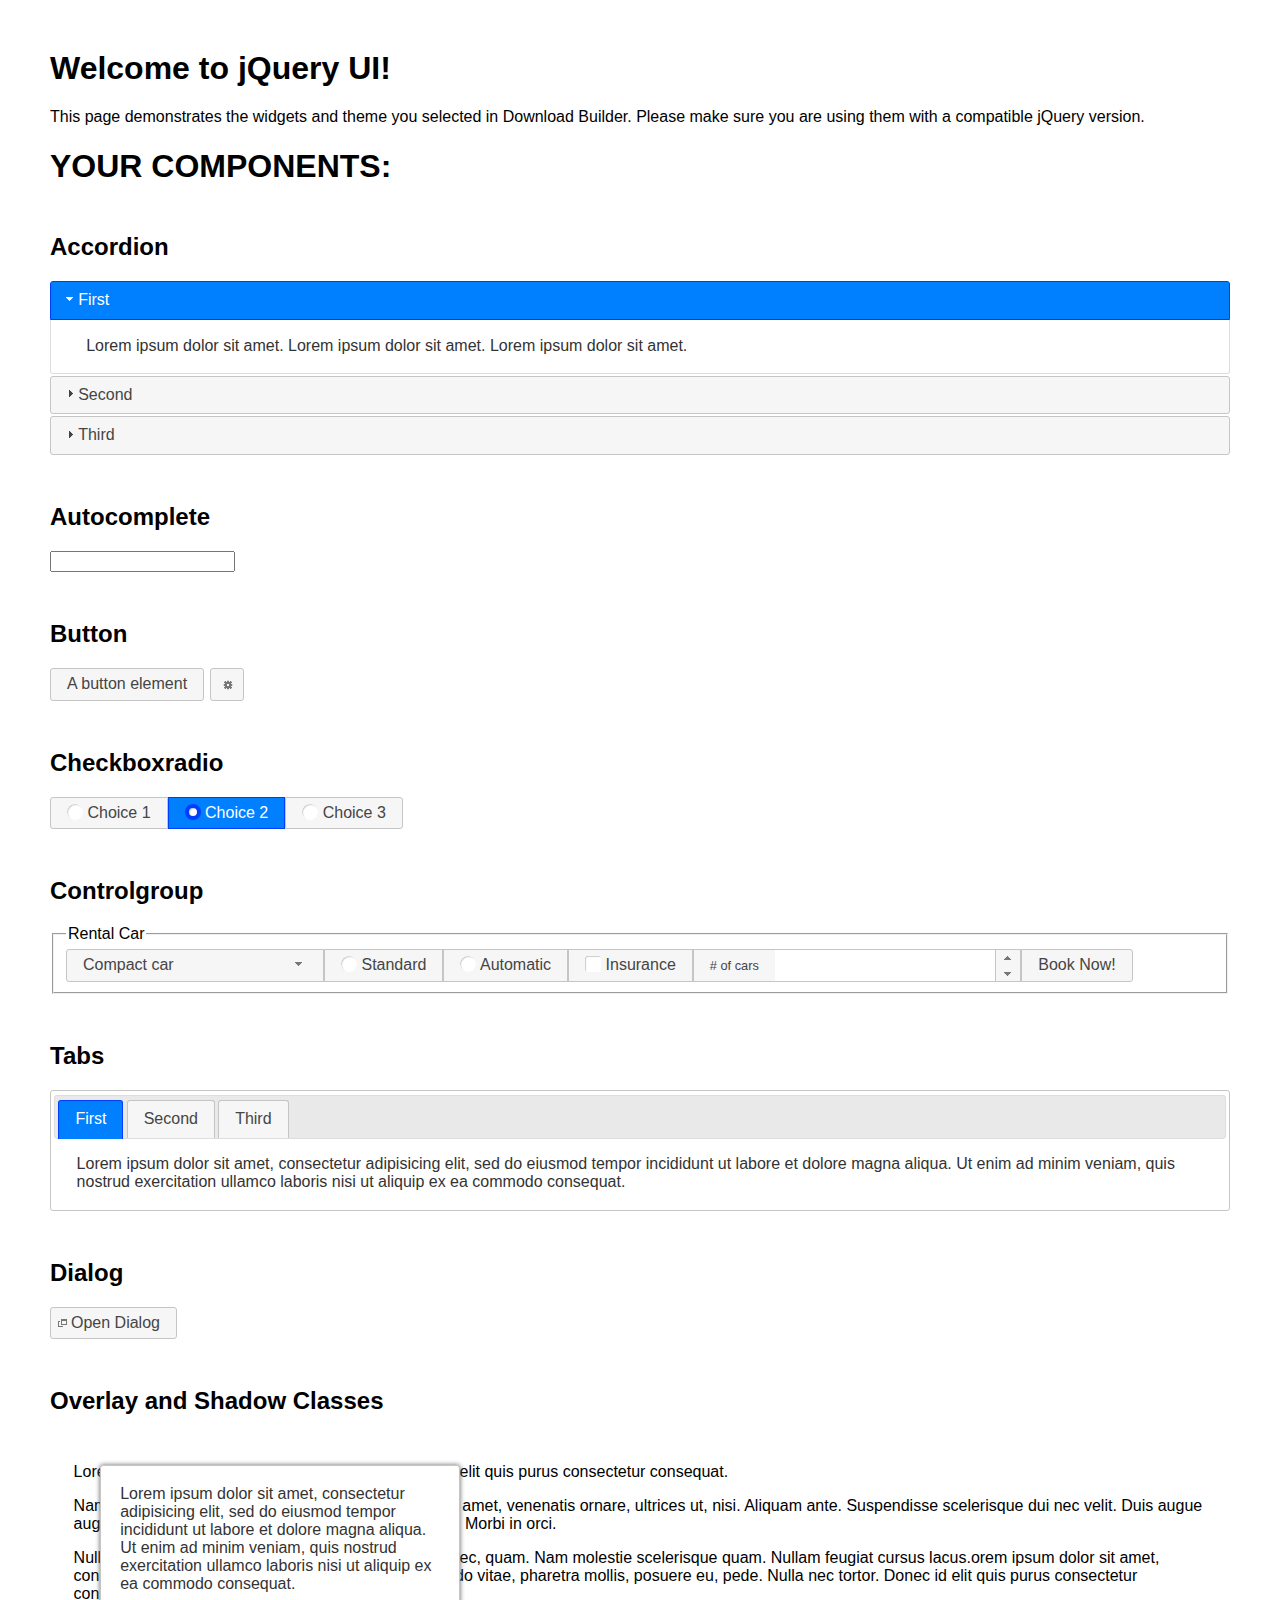
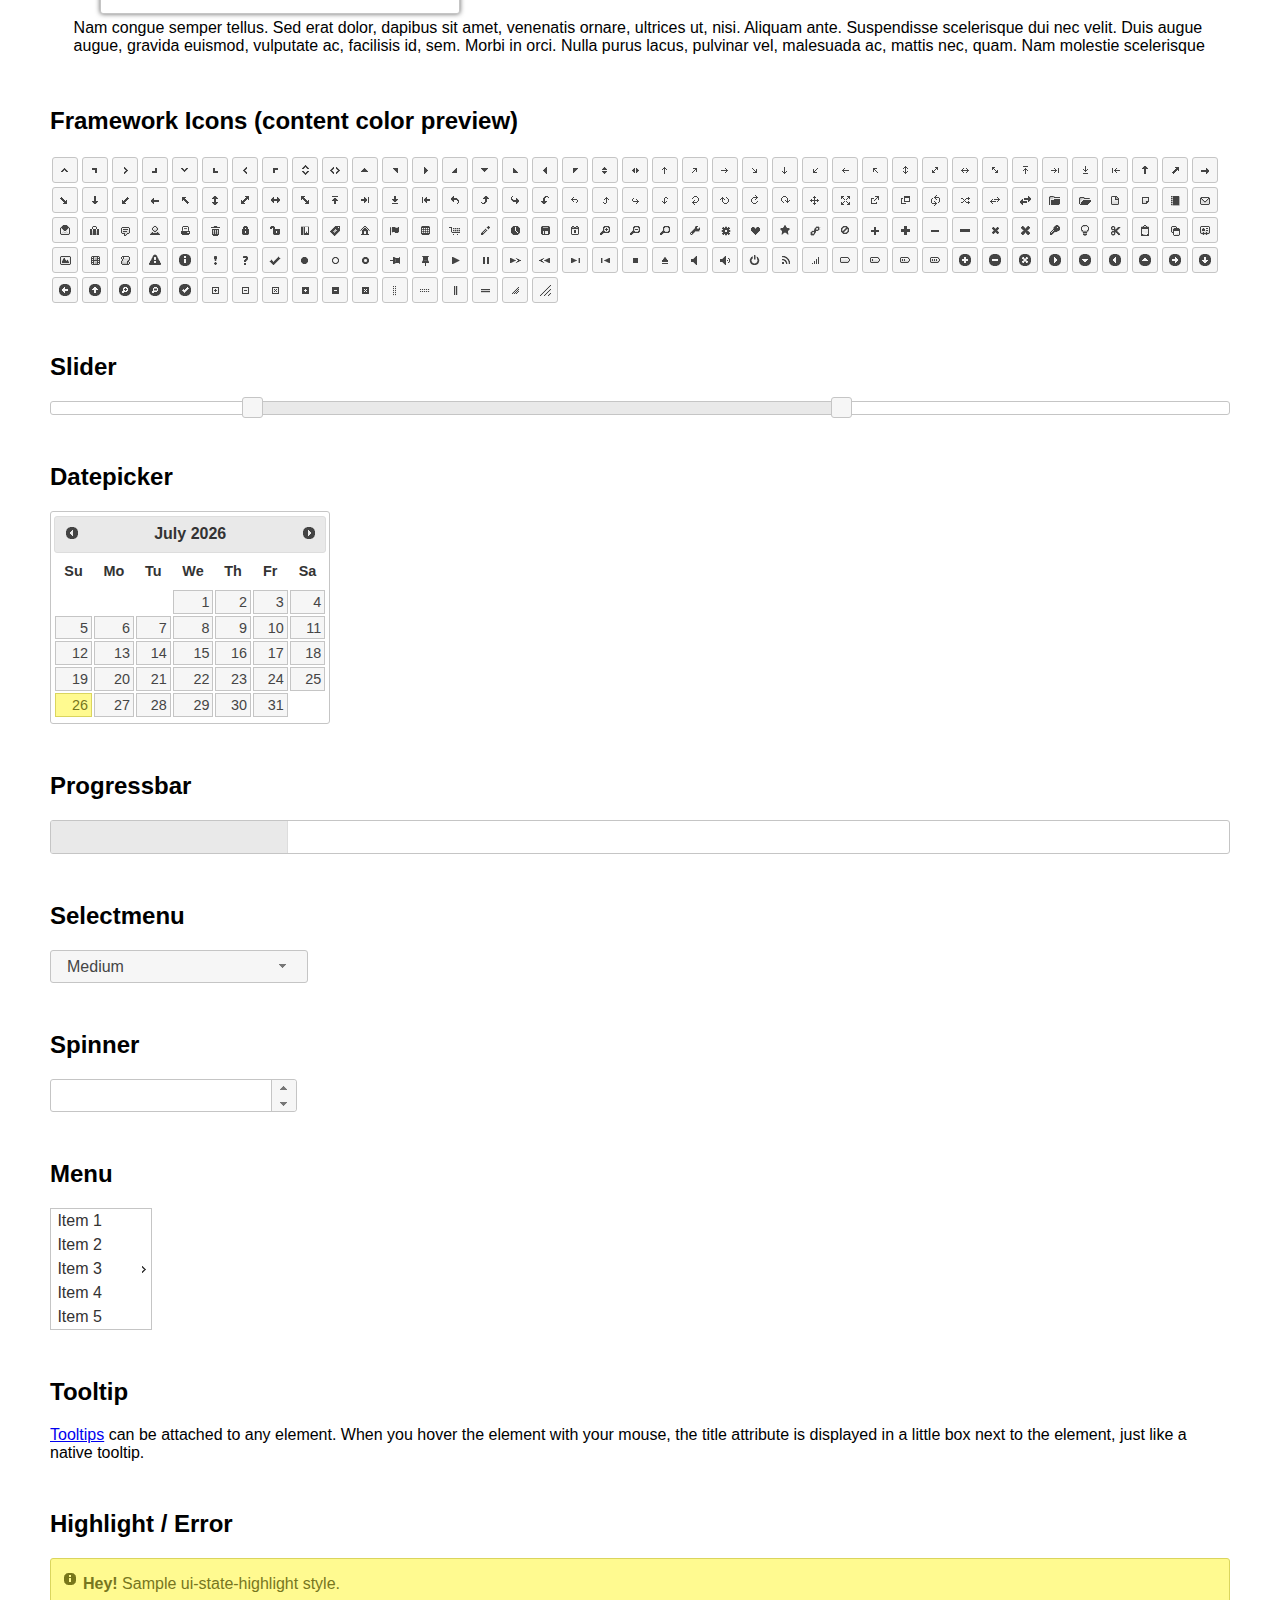
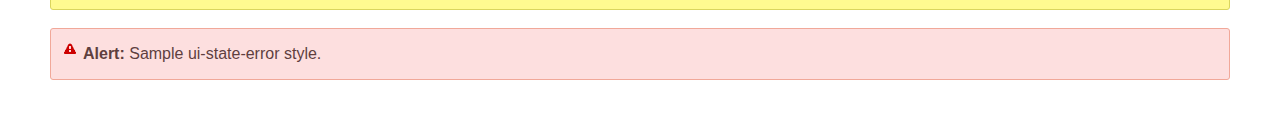
<file: html5/jquery-ui/index.html>
<!doctype html>
<html lang="us">
<head>
	<meta charset="utf-8">
	<title>jQuery UI Example Page</title>
	<link href="jquery-ui.css" rel="stylesheet">
	<style>
	body{
		font-family: "Trebuchet MS", sans-serif;
		margin: 50px;
	}
	.demoHeaders {
		margin-top: 2em;
	}
	#dialog-link {
		padding: .4em 1em .4em 20px;
		text-decoration: none;
		position: relative;
	}
	#dialog-link span.ui-icon {
		margin: 0 5px 0 0;
		position: absolute;
		left: .2em;
		top: 50%;
		margin-top: -8px;
	}
	#icons {
		margin: 0;
		padding: 0;
	}
	#icons li {
		margin: 2px;
		position: relative;
		padding: 4px 0;
		cursor: pointer;
		float: left;
		list-style: none;
	}
	#icons span.ui-icon {
		float: left;
		margin: 0 4px;
	}
	.fakewindowcontain .ui-widget-overlay {
		position: absolute;
	}
	select {
		width: 200px;
	}
	</style>
</head>
<body>

<h1>Welcome to jQuery UI!</h1>

<div class="ui-widget">
	<p>This page demonstrates the widgets and theme you selected in Download Builder. Please make sure you are using them with a compatible jQuery version.</p>
</div>

<h1>YOUR COMPONENTS:</h1>


<!-- Accordion -->
<h2 class="demoHeaders">Accordion</h2>
<div id="accordion">
	<h3>First</h3>
	<div>Lorem ipsum dolor sit amet. Lorem ipsum dolor sit amet. Lorem ipsum dolor sit amet.</div>
	<h3>Second</h3>
	<div>Phasellus mattis tincidunt nibh.</div>
	<h3>Third</h3>
	<div>Nam dui erat, auctor a, dignissim quis.</div>
</div>



<!-- Autocomplete -->
<h2 class="demoHeaders">Autocomplete</h2>
<div>
	<input id="autocomplete" title="type &quot;a&quot;">
</div>



<!-- Button -->
<h2 class="demoHeaders">Button</h2>
<button id="button">A button element</button>
<button id="button-icon">An icon-only button</button>



<!-- Checkboxradio -->
<h2 class="demoHeaders">Checkboxradio</h2>
<form style="margin-top: 1em;">
	<div id="radioset">
		<input type="radio" id="radio1" name="radio"><label for="radio1">Choice 1</label>
		<input type="radio" id="radio2" name="radio" checked="checked"><label for="radio2">Choice 2</label>
		<input type="radio" id="radio3" name="radio"><label for="radio3">Choice 3</label>
	</div>
</form>



<!-- Controlgroup -->
<h2 class="demoHeaders">Controlgroup</h2>
<fieldset>
	<legend>Rental Car</legend>
	<div id="controlgroup">
		<select id="car-type">
			<option>Compact car</option>
			<option>Midsize car</option>
			<option>Full size car</option>
			<option>SUV</option>
			<option>Luxury</option>
			<option>Truck</option>
			<option>Van</option>
		</select>
		<label for="transmission-standard">Standard</label>
		<input type="radio" name="transmission" id="transmission-standard">
		<label for="transmission-automatic">Automatic</label>
		<input type="radio" name="transmission" id="transmission-automatic">
		<label for="insurance">Insurance</label>
		<input type="checkbox" name="insurance" id="insurance">
		<label for="horizontal-spinner" class="ui-controlgroup-label"># of cars</label>
		<input id="horizontal-spinner" class="ui-spinner-input">
		<button>Book Now!</button>
	</div>
</fieldset>



<!-- Tabs -->
<h2 class="demoHeaders">Tabs</h2>
<div id="tabs">
	<ul>
		<li><a href="#tabs-1">First</a></li>
		<li><a href="#tabs-2">Second</a></li>
		<li><a href="#tabs-3">Third</a></li>
	</ul>
	<div id="tabs-1">Lorem ipsum dolor sit amet, consectetur adipisicing elit, sed do eiusmod tempor incididunt ut labore et dolore magna aliqua. Ut enim ad minim veniam, quis nostrud exercitation ullamco laboris nisi ut aliquip ex ea commodo consequat.</div>
	<div id="tabs-2">Phasellus mattis tincidunt nibh. Cras orci urna, blandit id, pretium vel, aliquet ornare, felis. Maecenas scelerisque sem non nisl. Fusce sed lorem in enim dictum bibendum.</div>
	<div id="tabs-3">Nam dui erat, auctor a, dignissim quis, sollicitudin eu, felis. Pellentesque nisi urna, interdum eget, sagittis et, consequat vestibulum, lacus. Mauris porttitor ullamcorper augue.</div>
</div>



<h2 class="demoHeaders">Dialog</h2>
<p>
	<button id="dialog-link" class="ui-button ui-corner-all ui-widget">
		<span class="ui-icon ui-icon-newwin"></span>Open Dialog
	</button>
</p>

<h2 class="demoHeaders">Overlay and Shadow Classes</h2>
<div style="position: relative; width: 96%; height: 200px; padding:1% 2%; overflow:hidden;" class="fakewindowcontain">
	<p>Lorem ipsum dolor sit amet,  Nulla nec tortor. Donec id elit quis purus consectetur consequat. </p><p>Nam congue semper tellus. Sed erat dolor, dapibus sit amet, venenatis ornare, ultrices ut, nisi. Aliquam ante. Suspendisse scelerisque dui nec velit. Duis augue augue, gravida euismod, vulputate ac, facilisis id, sem. Morbi in orci. </p><p>Nulla purus lacus, pulvinar vel, malesuada ac, mattis nec, quam. Nam molestie scelerisque quam. Nullam feugiat cursus lacus.orem ipsum dolor sit amet, consectetur adipiscing elit. Donec libero risus, commodo vitae, pharetra mollis, posuere eu, pede. Nulla nec tortor. Donec id elit quis purus consectetur consequat. </p><p>Nam congue semper tellus. Sed erat dolor, dapibus sit amet, venenatis ornare, ultrices ut, nisi. Aliquam ante. Suspendisse scelerisque dui nec velit. Duis augue augue, gravida euismod, vulputate ac, facilisis id, sem. Morbi in orci. Nulla purus lacus, pulvinar vel, malesuada ac, mattis nec, quam. Nam molestie scelerisque quam. </p><p>Nullam feugiat cursus lacus.orem ipsum dolor sit amet, consectetur adipiscing elit. Donec libero risus, commodo vitae, pharetra mollis, posuere eu, pede. Nulla nec tortor. Donec id elit quis purus consectetur consequat. Nam congue semper tellus. Sed erat dolor, dapibus sit amet, venenatis ornare, ultrices ut, nisi. Aliquam ante. </p><p>Suspendisse scelerisque dui nec velit. Duis augue augue, gravida euismod, vulputate ac, facilisis id, sem. Morbi in orci. Nulla purus lacus, pulvinar vel, malesuada ac, mattis nec, quam. Nam molestie scelerisque quam. Nullam feugiat cursus lacus.orem ipsum dolor sit amet, consectetur adipiscing elit. Donec libero risus, commodo vitae, pharetra mollis, posuere eu, pede. Nulla nec tortor. Donec id elit quis purus consectetur consequat. Nam congue semper tellus. Sed erat dolor, dapibus sit amet, venenatis ornare, ultrices ut, nisi. </p>

	<!-- ui-dialog -->
	<div class="ui-widget-overlay ui-front"></div>
	<div style="position: absolute; width: 320px; left: 50px; top: 30px; padding: 1.2em" class="ui-widget ui-front ui-widget-content ui-corner-all ui-widget-shadow">
		Lorem ipsum dolor sit amet, consectetur adipisicing elit, sed do eiusmod tempor incididunt ut labore et dolore magna aliqua. Ut enim ad minim veniam, quis nostrud exercitation ullamco laboris nisi ut aliquip ex ea commodo consequat.
	</div>

</div>

<!-- ui-dialog -->
<div id="dialog" title="Dialog Title">
	<p>Lorem ipsum dolor sit amet, consectetur adipisicing elit, sed do eiusmod tempor incididunt ut labore et dolore magna aliqua. Ut enim ad minim veniam, quis nostrud exercitation ullamco laboris nisi ut aliquip ex ea commodo consequat.</p>
</div>



<h2 class="demoHeaders">Framework Icons (content color preview)</h2>
<ul id="icons" class="ui-widget ui-helper-clearfix">
	<li class="ui-state-default ui-corner-all" title=".ui-icon-caret-1-n"><span class="ui-icon ui-icon-caret-1-n"></span></li>
	<li class="ui-state-default ui-corner-all" title=".ui-icon-caret-1-ne"><span class="ui-icon ui-icon-caret-1-ne"></span></li>
	<li class="ui-state-default ui-corner-all" title=".ui-icon-caret-1-e"><span class="ui-icon ui-icon-caret-1-e"></span></li>
	<li class="ui-state-default ui-corner-all" title=".ui-icon-caret-1-se"><span class="ui-icon ui-icon-caret-1-se"></span></li>
	<li class="ui-state-default ui-corner-all" title=".ui-icon-caret-1-s"><span class="ui-icon ui-icon-caret-1-s"></span></li>
	<li class="ui-state-default ui-corner-all" title=".ui-icon-caret-1-sw"><span class="ui-icon ui-icon-caret-1-sw"></span></li>
	<li class="ui-state-default ui-corner-all" title=".ui-icon-caret-1-w"><span class="ui-icon ui-icon-caret-1-w"></span></li>
	<li class="ui-state-default ui-corner-all" title=".ui-icon-caret-1-nw"><span class="ui-icon ui-icon-caret-1-nw"></span></li>
	<li class="ui-state-default ui-corner-all" title=".ui-icon-caret-2-n-s"><span class="ui-icon ui-icon-caret-2-n-s"></span></li>
	<li class="ui-state-default ui-corner-all" title=".ui-icon-caret-2-e-w"><span class="ui-icon ui-icon-caret-2-e-w"></span></li>
	<li class="ui-state-default ui-corner-all" title=".ui-icon-triangle-1-n"><span class="ui-icon ui-icon-triangle-1-n"></span></li>
	<li class="ui-state-default ui-corner-all" title=".ui-icon-triangle-1-ne"><span class="ui-icon ui-icon-triangle-1-ne"></span></li>
	<li class="ui-state-default ui-corner-all" title=".ui-icon-triangle-1-e"><span class="ui-icon ui-icon-triangle-1-e"></span></li>
	<li class="ui-state-default ui-corner-all" title=".ui-icon-triangle-1-se"><span class="ui-icon ui-icon-triangle-1-se"></span></li>
	<li class="ui-state-default ui-corner-all" title=".ui-icon-triangle-1-s"><span class="ui-icon ui-icon-triangle-1-s"></span></li>
	<li class="ui-state-default ui-corner-all" title=".ui-icon-triangle-1-sw"><span class="ui-icon ui-icon-triangle-1-sw"></span></li>
	<li class="ui-state-default ui-corner-all" title=".ui-icon-triangle-1-w"><span class="ui-icon ui-icon-triangle-1-w"></span></li>
	<li class="ui-state-default ui-corner-all" title=".ui-icon-triangle-1-nw"><span class="ui-icon ui-icon-triangle-1-nw"></span></li>
	<li class="ui-state-default ui-corner-all" title=".ui-icon-triangle-2-n-s"><span class="ui-icon ui-icon-triangle-2-n-s"></span></li>
	<li class="ui-state-default ui-corner-all" title=".ui-icon-triangle-2-e-w"><span class="ui-icon ui-icon-triangle-2-e-w"></span></li>
	<li class="ui-state-default ui-corner-all" title=".ui-icon-arrow-1-n"><span class="ui-icon ui-icon-arrow-1-n"></span></li>
	<li class="ui-state-default ui-corner-all" title=".ui-icon-arrow-1-ne"><span class="ui-icon ui-icon-arrow-1-ne"></span></li>
	<li class="ui-state-default ui-corner-all" title=".ui-icon-arrow-1-e"><span class="ui-icon ui-icon-arrow-1-e"></span></li>
	<li class="ui-state-default ui-corner-all" title=".ui-icon-arrow-1-se"><span class="ui-icon ui-icon-arrow-1-se"></span></li>
	<li class="ui-state-default ui-corner-all" title=".ui-icon-arrow-1-s"><span class="ui-icon ui-icon-arrow-1-s"></span></li>
	<li class="ui-state-default ui-corner-all" title=".ui-icon-arrow-1-sw"><span class="ui-icon ui-icon-arrow-1-sw"></span></li>
	<li class="ui-state-default ui-corner-all" title=".ui-icon-arrow-1-w"><span class="ui-icon ui-icon-arrow-1-w"></span></li>
	<li class="ui-state-default ui-corner-all" title=".ui-icon-arrow-1-nw"><span class="ui-icon ui-icon-arrow-1-nw"></span></li>
	<li class="ui-state-default ui-corner-all" title=".ui-icon-arrow-2-n-s"><span class="ui-icon ui-icon-arrow-2-n-s"></span></li>
	<li class="ui-state-default ui-corner-all" title=".ui-icon-arrow-2-ne-sw"><span class="ui-icon ui-icon-arrow-2-ne-sw"></span></li>
	<li class="ui-state-default ui-corner-all" title=".ui-icon-arrow-2-e-w"><span class="ui-icon ui-icon-arrow-2-e-w"></span></li>
	<li class="ui-state-default ui-corner-all" title=".ui-icon-arrow-2-se-nw"><span class="ui-icon ui-icon-arrow-2-se-nw"></span></li>
	<li class="ui-state-default ui-corner-all" title=".ui-icon-arrowstop-1-n"><span class="ui-icon ui-icon-arrowstop-1-n"></span></li>
	<li class="ui-state-default ui-corner-all" title=".ui-icon-arrowstop-1-e"><span class="ui-icon ui-icon-arrowstop-1-e"></span></li>
	<li class="ui-state-default ui-corner-all" title=".ui-icon-arrowstop-1-s"><span class="ui-icon ui-icon-arrowstop-1-s"></span></li>
	<li class="ui-state-default ui-corner-all" title=".ui-icon-arrowstop-1-w"><span class="ui-icon ui-icon-arrowstop-1-w"></span></li>
	<li class="ui-state-default ui-corner-all" title=".ui-icon-arrowthick-1-n"><span class="ui-icon ui-icon-arrowthick-1-n"></span></li>
	<li class="ui-state-default ui-corner-all" title=".ui-icon-arrowthick-1-ne"><span class="ui-icon ui-icon-arrowthick-1-ne"></span></li>
	<li class="ui-state-default ui-corner-all" title=".ui-icon-arrowthick-1-e"><span class="ui-icon ui-icon-arrowthick-1-e"></span></li>
	<li class="ui-state-default ui-corner-all" title=".ui-icon-arrowthick-1-se"><span class="ui-icon ui-icon-arrowthick-1-se"></span></li>
	<li class="ui-state-default ui-corner-all" title=".ui-icon-arrowthick-1-s"><span class="ui-icon ui-icon-arrowthick-1-s"></span></li>
	<li class="ui-state-default ui-corner-all" title=".ui-icon-arrowthick-1-sw"><span class="ui-icon ui-icon-arrowthick-1-sw"></span></li>
	<li class="ui-state-default ui-corner-all" title=".ui-icon-arrowthick-1-w"><span class="ui-icon ui-icon-arrowthick-1-w"></span></li>
	<li class="ui-state-default ui-corner-all" title=".ui-icon-arrowthick-1-nw"><span class="ui-icon ui-icon-arrowthick-1-nw"></span></li>
	<li class="ui-state-default ui-corner-all" title=".ui-icon-arrowthick-2-n-s"><span class="ui-icon ui-icon-arrowthick-2-n-s"></span></li>
	<li class="ui-state-default ui-corner-all" title=".ui-icon-arrowthick-2-ne-sw"><span class="ui-icon ui-icon-arrowthick-2-ne-sw"></span></li>
	<li class="ui-state-default ui-corner-all" title=".ui-icon-arrowthick-2-e-w"><span class="ui-icon ui-icon-arrowthick-2-e-w"></span></li>
	<li class="ui-state-default ui-corner-all" title=".ui-icon-arrowthick-2-se-nw"><span class="ui-icon ui-icon-arrowthick-2-se-nw"></span></li>
	<li class="ui-state-default ui-corner-all" title=".ui-icon-arrowthickstop-1-n"><span class="ui-icon ui-icon-arrowthickstop-1-n"></span></li>
	<li class="ui-state-default ui-corner-all" title=".ui-icon-arrowthickstop-1-e"><span class="ui-icon ui-icon-arrowthickstop-1-e"></span></li>
	<li class="ui-state-default ui-corner-all" title=".ui-icon-arrowthickstop-1-s"><span class="ui-icon ui-icon-arrowthickstop-1-s"></span></li>
	<li class="ui-state-default ui-corner-all" title=".ui-icon-arrowthickstop-1-w"><span class="ui-icon ui-icon-arrowthickstop-1-w"></span></li>
	<li class="ui-state-default ui-corner-all" title=".ui-icon-arrowreturnthick-1-w"><span class="ui-icon ui-icon-arrowreturnthick-1-w"></span></li>
	<li class="ui-state-default ui-corner-all" title=".ui-icon-arrowreturnthick-1-n"><span class="ui-icon ui-icon-arrowreturnthick-1-n"></span></li>
	<li class="ui-state-default ui-corner-all" title=".ui-icon-arrowreturnthick-1-e"><span class="ui-icon ui-icon-arrowreturnthick-1-e"></span></li>
	<li class="ui-state-default ui-corner-all" title=".ui-icon-arrowreturnthick-1-s"><span class="ui-icon ui-icon-arrowreturnthick-1-s"></span></li>
	<li class="ui-state-default ui-corner-all" title=".ui-icon-arrowreturn-1-w"><span class="ui-icon ui-icon-arrowreturn-1-w"></span></li>
	<li class="ui-state-default ui-corner-all" title=".ui-icon-arrowreturn-1-n"><span class="ui-icon ui-icon-arrowreturn-1-n"></span></li>
	<li class="ui-state-default ui-corner-all" title=".ui-icon-arrowreturn-1-e"><span class="ui-icon ui-icon-arrowreturn-1-e"></span></li>
	<li class="ui-state-default ui-corner-all" title=".ui-icon-arrowreturn-1-s"><span class="ui-icon ui-icon-arrowreturn-1-s"></span></li>
	<li class="ui-state-default ui-corner-all" title=".ui-icon-arrowrefresh-1-w"><span class="ui-icon ui-icon-arrowrefresh-1-w"></span></li>
	<li class="ui-state-default ui-corner-all" title=".ui-icon-arrowrefresh-1-n"><span class="ui-icon ui-icon-arrowrefresh-1-n"></span></li>
	<li class="ui-state-default ui-corner-all" title=".ui-icon-arrowrefresh-1-e"><span class="ui-icon ui-icon-arrowrefresh-1-e"></span></li>
	<li class="ui-state-default ui-corner-all" title=".ui-icon-arrowrefresh-1-s"><span class="ui-icon ui-icon-arrowrefresh-1-s"></span></li>
	<li class="ui-state-default ui-corner-all" title=".ui-icon-arrow-4"><span class="ui-icon ui-icon-arrow-4"></span></li>
	<li class="ui-state-default ui-corner-all" title=".ui-icon-arrow-4-diag"><span class="ui-icon ui-icon-arrow-4-diag"></span></li>
	<li class="ui-state-default ui-corner-all" title=".ui-icon-extlink"><span class="ui-icon ui-icon-extlink"></span></li>
	<li class="ui-state-default ui-corner-all" title=".ui-icon-newwin"><span class="ui-icon ui-icon-newwin"></span></li>
	<li class="ui-state-default ui-corner-all" title=".ui-icon-refresh"><span class="ui-icon ui-icon-refresh"></span></li>
	<li class="ui-state-default ui-corner-all" title=".ui-icon-shuffle"><span class="ui-icon ui-icon-shuffle"></span></li>
	<li class="ui-state-default ui-corner-all" title=".ui-icon-transfer-e-w"><span class="ui-icon ui-icon-transfer-e-w"></span></li>
	<li class="ui-state-default ui-corner-all" title=".ui-icon-transferthick-e-w"><span class="ui-icon ui-icon-transferthick-e-w"></span></li>
	<li class="ui-state-default ui-corner-all" title=".ui-icon-folder-collapsed"><span class="ui-icon ui-icon-folder-collapsed"></span></li>
	<li class="ui-state-default ui-corner-all" title=".ui-icon-folder-open"><span class="ui-icon ui-icon-folder-open"></span></li>
	<li class="ui-state-default ui-corner-all" title=".ui-icon-document"><span class="ui-icon ui-icon-document"></span></li>
	<li class="ui-state-default ui-corner-all" title=".ui-icon-document-b"><span class="ui-icon ui-icon-document-b"></span></li>
	<li class="ui-state-default ui-corner-all" title=".ui-icon-note"><span class="ui-icon ui-icon-note"></span></li>
	<li class="ui-state-default ui-corner-all" title=".ui-icon-mail-closed"><span class="ui-icon ui-icon-mail-closed"></span></li>
	<li class="ui-state-default ui-corner-all" title=".ui-icon-mail-open"><span class="ui-icon ui-icon-mail-open"></span></li>
	<li class="ui-state-default ui-corner-all" title=".ui-icon-suitcase"><span class="ui-icon ui-icon-suitcase"></span></li>
	<li class="ui-state-default ui-corner-all" title=".ui-icon-comment"><span class="ui-icon ui-icon-comment"></span></li>
	<li class="ui-state-default ui-corner-all" title=".ui-icon-person"><span class="ui-icon ui-icon-person"></span></li>
	<li class="ui-state-default ui-corner-all" title=".ui-icon-print"><span class="ui-icon ui-icon-print"></span></li>
	<li class="ui-state-default ui-corner-all" title=".ui-icon-trash"><span class="ui-icon ui-icon-trash"></span></li>
	<li class="ui-state-default ui-corner-all" title=".ui-icon-locked"><span class="ui-icon ui-icon-locked"></span></li>
	<li class="ui-state-default ui-corner-all" title=".ui-icon-unlocked"><span class="ui-icon ui-icon-unlocked"></span></li>
	<li class="ui-state-default ui-corner-all" title=".ui-icon-bookmark"><span class="ui-icon ui-icon-bookmark"></span></li>
	<li class="ui-state-default ui-corner-all" title=".ui-icon-tag"><span class="ui-icon ui-icon-tag"></span></li>
	<li class="ui-state-default ui-corner-all" title=".ui-icon-home"><span class="ui-icon ui-icon-home"></span></li>
	<li class="ui-state-default ui-corner-all" title=".ui-icon-flag"><span class="ui-icon ui-icon-flag"></span></li>
	<li class="ui-state-default ui-corner-all" title=".ui-icon-calculator"><span class="ui-icon ui-icon-calculator"></span></li>
	<li class="ui-state-default ui-corner-all" title=".ui-icon-cart"><span class="ui-icon ui-icon-cart"></span></li>
	<li class="ui-state-default ui-corner-all" title=".ui-icon-pencil"><span class="ui-icon ui-icon-pencil"></span></li>
	<li class="ui-state-default ui-corner-all" title=".ui-icon-clock"><span class="ui-icon ui-icon-clock"></span></li>
	<li class="ui-state-default ui-corner-all" title=".ui-icon-disk"><span class="ui-icon ui-icon-disk"></span></li>
	<li class="ui-state-default ui-corner-all" title=".ui-icon-calendar"><span class="ui-icon ui-icon-calendar"></span></li>
	<li class="ui-state-default ui-corner-all" title=".ui-icon-zoomin"><span class="ui-icon ui-icon-zoomin"></span></li>
	<li class="ui-state-default ui-corner-all" title=".ui-icon-zoomout"><span class="ui-icon ui-icon-zoomout"></span></li>
	<li class="ui-state-default ui-corner-all" title=".ui-icon-search"><span class="ui-icon ui-icon-search"></span></li>
	<li class="ui-state-default ui-corner-all" title=".ui-icon-wrench"><span class="ui-icon ui-icon-wrench"></span></li>
	<li class="ui-state-default ui-corner-all" title=".ui-icon-gear"><span class="ui-icon ui-icon-gear"></span></li>
	<li class="ui-state-default ui-corner-all" title=".ui-icon-heart"><span class="ui-icon ui-icon-heart"></span></li>
	<li class="ui-state-default ui-corner-all" title=".ui-icon-star"><span class="ui-icon ui-icon-star"></span></li>
	<li class="ui-state-default ui-corner-all" title=".ui-icon-link"><span class="ui-icon ui-icon-link"></span></li>
	<li class="ui-state-default ui-corner-all" title=".ui-icon-cancel"><span class="ui-icon ui-icon-cancel"></span></li>
	<li class="ui-state-default ui-corner-all" title=".ui-icon-plus"><span class="ui-icon ui-icon-plus"></span></li>
	<li class="ui-state-default ui-corner-all" title=".ui-icon-plusthick"><span class="ui-icon ui-icon-plusthick"></span></li>
	<li class="ui-state-default ui-corner-all" title=".ui-icon-minus"><span class="ui-icon ui-icon-minus"></span></li>
	<li class="ui-state-default ui-corner-all" title=".ui-icon-minusthick"><span class="ui-icon ui-icon-minusthick"></span></li>
	<li class="ui-state-default ui-corner-all" title=".ui-icon-close"><span class="ui-icon ui-icon-close"></span></li>
	<li class="ui-state-default ui-corner-all" title=".ui-icon-closethick"><span class="ui-icon ui-icon-closethick"></span></li>
	<li class="ui-state-default ui-corner-all" title=".ui-icon-key"><span class="ui-icon ui-icon-key"></span></li>
	<li class="ui-state-default ui-corner-all" title=".ui-icon-lightbulb"><span class="ui-icon ui-icon-lightbulb"></span></li>
	<li class="ui-state-default ui-corner-all" title=".ui-icon-scissors"><span class="ui-icon ui-icon-scissors"></span></li>
	<li class="ui-state-default ui-corner-all" title=".ui-icon-clipboard"><span class="ui-icon ui-icon-clipboard"></span></li>
	<li class="ui-state-default ui-corner-all" title=".ui-icon-copy"><span class="ui-icon ui-icon-copy"></span></li>
	<li class="ui-state-default ui-corner-all" title=".ui-icon-contact"><span class="ui-icon ui-icon-contact"></span></li>
	<li class="ui-state-default ui-corner-all" title=".ui-icon-image"><span class="ui-icon ui-icon-image"></span></li>
	<li class="ui-state-default ui-corner-all" title=".ui-icon-video"><span class="ui-icon ui-icon-video"></span></li>
	<li class="ui-state-default ui-corner-all" title=".ui-icon-script"><span class="ui-icon ui-icon-script"></span></li>
	<li class="ui-state-default ui-corner-all" title=".ui-icon-alert"><span class="ui-icon ui-icon-alert"></span></li>
	<li class="ui-state-default ui-corner-all" title=".ui-icon-info"><span class="ui-icon ui-icon-info"></span></li>
	<li class="ui-state-default ui-corner-all" title=".ui-icon-notice"><span class="ui-icon ui-icon-notice"></span></li>
	<li class="ui-state-default ui-corner-all" title=".ui-icon-help"><span class="ui-icon ui-icon-help"></span></li>
	<li class="ui-state-default ui-corner-all" title=".ui-icon-check"><span class="ui-icon ui-icon-check"></span></li>
	<li class="ui-state-default ui-corner-all" title=".ui-icon-bullet"><span class="ui-icon ui-icon-bullet"></span></li>
	<li class="ui-state-default ui-corner-all" title=".ui-icon-radio-off"><span class="ui-icon ui-icon-radio-off"></span></li>
	<li class="ui-state-default ui-corner-all" title=".ui-icon-radio-on"><span class="ui-icon ui-icon-radio-on"></span></li>
	<li class="ui-state-default ui-corner-all" title=".ui-icon-pin-w"><span class="ui-icon ui-icon-pin-w"></span></li>
	<li class="ui-state-default ui-corner-all" title=".ui-icon-pin-s"><span class="ui-icon ui-icon-pin-s"></span></li>
	<li class="ui-state-default ui-corner-all" title=".ui-icon-play"><span class="ui-icon ui-icon-play"></span></li>
	<li class="ui-state-default ui-corner-all" title=".ui-icon-pause"><span class="ui-icon ui-icon-pause"></span></li>
	<li class="ui-state-default ui-corner-all" title=".ui-icon-seek-next"><span class="ui-icon ui-icon-seek-next"></span></li>
	<li class="ui-state-default ui-corner-all" title=".ui-icon-seek-prev"><span class="ui-icon ui-icon-seek-prev"></span></li>
	<li class="ui-state-default ui-corner-all" title=".ui-icon-seek-end"><span class="ui-icon ui-icon-seek-end"></span></li>
	<li class="ui-state-default ui-corner-all" title=".ui-icon-seek-first"><span class="ui-icon ui-icon-seek-first"></span></li>
	<li class="ui-state-default ui-corner-all" title=".ui-icon-stop"><span class="ui-icon ui-icon-stop"></span></li>
	<li class="ui-state-default ui-corner-all" title=".ui-icon-eject"><span class="ui-icon ui-icon-eject"></span></li>
	<li class="ui-state-default ui-corner-all" title=".ui-icon-volume-off"><span class="ui-icon ui-icon-volume-off"></span></li>
	<li class="ui-state-default ui-corner-all" title=".ui-icon-volume-on"><span class="ui-icon ui-icon-volume-on"></span></li>
	<li class="ui-state-default ui-corner-all" title=".ui-icon-power"><span class="ui-icon ui-icon-power"></span></li>
	<li class="ui-state-default ui-corner-all" title=".ui-icon-signal-diag"><span class="ui-icon ui-icon-signal-diag"></span></li>
	<li class="ui-state-default ui-corner-all" title=".ui-icon-signal"><span class="ui-icon ui-icon-signal"></span></li>
	<li class="ui-state-default ui-corner-all" title=".ui-icon-battery-0"><span class="ui-icon ui-icon-battery-0"></span></li>
	<li class="ui-state-default ui-corner-all" title=".ui-icon-battery-1"><span class="ui-icon ui-icon-battery-1"></span></li>
	<li class="ui-state-default ui-corner-all" title=".ui-icon-battery-2"><span class="ui-icon ui-icon-battery-2"></span></li>
	<li class="ui-state-default ui-corner-all" title=".ui-icon-battery-3"><span class="ui-icon ui-icon-battery-3"></span></li>
	<li class="ui-state-default ui-corner-all" title=".ui-icon-circle-plus"><span class="ui-icon ui-icon-circle-plus"></span></li>
	<li class="ui-state-default ui-corner-all" title=".ui-icon-circle-minus"><span class="ui-icon ui-icon-circle-minus"></span></li>
	<li class="ui-state-default ui-corner-all" title=".ui-icon-circle-close"><span class="ui-icon ui-icon-circle-close"></span></li>
	<li class="ui-state-default ui-corner-all" title=".ui-icon-circle-triangle-e"><span class="ui-icon ui-icon-circle-triangle-e"></span></li>
	<li class="ui-state-default ui-corner-all" title=".ui-icon-circle-triangle-s"><span class="ui-icon ui-icon-circle-triangle-s"></span></li>
	<li class="ui-state-default ui-corner-all" title=".ui-icon-circle-triangle-w"><span class="ui-icon ui-icon-circle-triangle-w"></span></li>
	<li class="ui-state-default ui-corner-all" title=".ui-icon-circle-triangle-n"><span class="ui-icon ui-icon-circle-triangle-n"></span></li>
	<li class="ui-state-default ui-corner-all" title=".ui-icon-circle-arrow-e"><span class="ui-icon ui-icon-circle-arrow-e"></span></li>
	<li class="ui-state-default ui-corner-all" title=".ui-icon-circle-arrow-s"><span class="ui-icon ui-icon-circle-arrow-s"></span></li>
	<li class="ui-state-default ui-corner-all" title=".ui-icon-circle-arrow-w"><span class="ui-icon ui-icon-circle-arrow-w"></span></li>
	<li class="ui-state-default ui-corner-all" title=".ui-icon-circle-arrow-n"><span class="ui-icon ui-icon-circle-arrow-n"></span></li>
	<li class="ui-state-default ui-corner-all" title=".ui-icon-circle-zoomin"><span class="ui-icon ui-icon-circle-zoomin"></span></li>
	<li class="ui-state-default ui-corner-all" title=".ui-icon-circle-zoomout"><span class="ui-icon ui-icon-circle-zoomout"></span></li>
	<li class="ui-state-default ui-corner-all" title=".ui-icon-circle-check"><span class="ui-icon ui-icon-circle-check"></span></li>
	<li class="ui-state-default ui-corner-all" title=".ui-icon-circlesmall-plus"><span class="ui-icon ui-icon-circlesmall-plus"></span></li>
	<li class="ui-state-default ui-corner-all" title=".ui-icon-circlesmall-minus"><span class="ui-icon ui-icon-circlesmall-minus"></span></li>
	<li class="ui-state-default ui-corner-all" title=".ui-icon-circlesmall-close"><span class="ui-icon ui-icon-circlesmall-close"></span></li>
	<li class="ui-state-default ui-corner-all" title=".ui-icon-squaresmall-plus"><span class="ui-icon ui-icon-squaresmall-plus"></span></li>
	<li class="ui-state-default ui-corner-all" title=".ui-icon-squaresmall-minus"><span class="ui-icon ui-icon-squaresmall-minus"></span></li>
	<li class="ui-state-default ui-corner-all" title=".ui-icon-squaresmall-close"><span class="ui-icon ui-icon-squaresmall-close"></span></li>
	<li class="ui-state-default ui-corner-all" title=".ui-icon-grip-dotted-vertical"><span class="ui-icon ui-icon-grip-dotted-vertical"></span></li>
	<li class="ui-state-default ui-corner-all" title=".ui-icon-grip-dotted-horizontal"><span class="ui-icon ui-icon-grip-dotted-horizontal"></span></li>
	<li class="ui-state-default ui-corner-all" title=".ui-icon-grip-solid-vertical"><span class="ui-icon ui-icon-grip-solid-vertical"></span></li>
	<li class="ui-state-default ui-corner-all" title=".ui-icon-grip-solid-horizontal"><span class="ui-icon ui-icon-grip-solid-horizontal"></span></li>
	<li class="ui-state-default ui-corner-all" title=".ui-icon-gripsmall-diagonal-se"><span class="ui-icon ui-icon-gripsmall-diagonal-se"></span></li>
	<li class="ui-state-default ui-corner-all" title=".ui-icon-grip-diagonal-se"><span class="ui-icon ui-icon-grip-diagonal-se"></span></li>
</ul>


<!-- Slider -->
<h2 class="demoHeaders">Slider</h2>
<div id="slider"></div>



<!-- Datepicker -->
<h2 class="demoHeaders">Datepicker</h2>
<div id="datepicker"></div>



<!-- Progressbar -->
<h2 class="demoHeaders">Progressbar</h2>
<div id="progressbar"></div>



<!-- Progressbar -->
<h2 class="demoHeaders">Selectmenu</h2>
<select id="selectmenu">
	<option>Slower</option>
	<option>Slow</option>
	<option selected="selected">Medium</option>
	<option>Fast</option>
	<option>Faster</option>
</select>



<!-- Spinner -->
<h2 class="demoHeaders">Spinner</h2>
<input id="spinner">



<!-- Menu -->
<h2 class="demoHeaders">Menu</h2>
<ul style="width:100px;" id="menu">
	<li><div>Item 1</div></li>
	<li><div>Item 2</div></li>
	<li><div>Item 3</div>
		<ul>
			<li><div>Item 3-1</div></li>
			<li><div>Item 3-2</div></li>
			<li><div>Item 3-3</div></li>
			<li><div>Item 3-4</div></li>
			<li><div>Item 3-5</div></li>
		</ul>
	</li>
	<li><div>Item 4</div></li>
	<li><div>Item 5</div></li>
</ul>



<!-- Tooltip -->
<h2 class="demoHeaders">Tooltip</h2>
<p id="tooltip">
	<a href="#" title="That&apos;s what this widget is">Tooltips</a> can be attached to any element. When you hover
the element with your mouse, the title attribute is displayed in a little box next to the element, just like a native tooltip.
</p>


<!-- Highlight / Error -->
<h2 class="demoHeaders">Highlight / Error</h2>
<div class="ui-widget">
	<div class="ui-state-highlight ui-corner-all" style="margin-top: 20px; padding: 0 .7em;">
		<p><span class="ui-icon ui-icon-info" style="float: left; margin-right: .3em;"></span>
		<strong>Hey!</strong> Sample ui-state-highlight style.</p>
	</div>
</div>
<br>
<div class="ui-widget">
	<div class="ui-state-error ui-corner-all" style="padding: 0 .7em;">
		<p><span class="ui-icon ui-icon-alert" style="float: left; margin-right: .3em;"></span>
		<strong>Alert:</strong> Sample ui-state-error style.</p>
	</div>
</div>

<script src="external/jquery/jquery.js"></script>
<script src="jquery-ui.js"></script>
<script>

$( "#accordion" ).accordion();



var availableTags = [
	"ActionScript",
	"AppleScript",
	"Asp",
	"BASIC",
	"C",
	"C++",
	"Clojure",
	"COBOL",
	"ColdFusion",
	"Erlang",
	"Fortran",
	"Groovy",
	"Haskell",
	"Java",
	"JavaScript",
	"Lisp",
	"Perl",
	"PHP",
	"Python",
	"Ruby",
	"Scala",
	"Scheme"
];
$( "#autocomplete" ).autocomplete({
	source: availableTags
});



$( "#button" ).button();
$( "#button-icon" ).button({
	icon: "ui-icon-gear",
	showLabel: false
});



$( "#radioset" ).buttonset();



$( "#controlgroup" ).controlgroup();



$( "#tabs" ).tabs();



$( "#dialog" ).dialog({
	autoOpen: false,
	width: 400,
	buttons: [
		{
			text: "Ok",
			click: function() {
				$( this ).dialog( "close" );
			}
		},
		{
			text: "Cancel",
			click: function() {
				$( this ).dialog( "close" );
			}
		}
	]
});

// Link to open the dialog
$( "#dialog-link" ).click(function( event ) {
	$( "#dialog" ).dialog( "open" );
	event.preventDefault();
});



$( "#datepicker" ).datepicker({
	inline: true
});



$( "#slider" ).slider({
	range: true,
	values: [ 17, 67 ]
});



$( "#progressbar" ).progressbar({
	value: 20
});



$( "#spinner" ).spinner();



$( "#menu" ).menu();



$( "#tooltip" ).tooltip();



$( "#selectmenu" ).selectmenu();


// Hover states on the static widgets
$( "#dialog-link, #icons li" ).hover(
	function() {
		$( this ).addClass( "ui-state-hover" );
	},
	function() {
		$( this ).removeClass( "ui-state-hover" );
	}
);
</script>
</body>
</html>
</file>
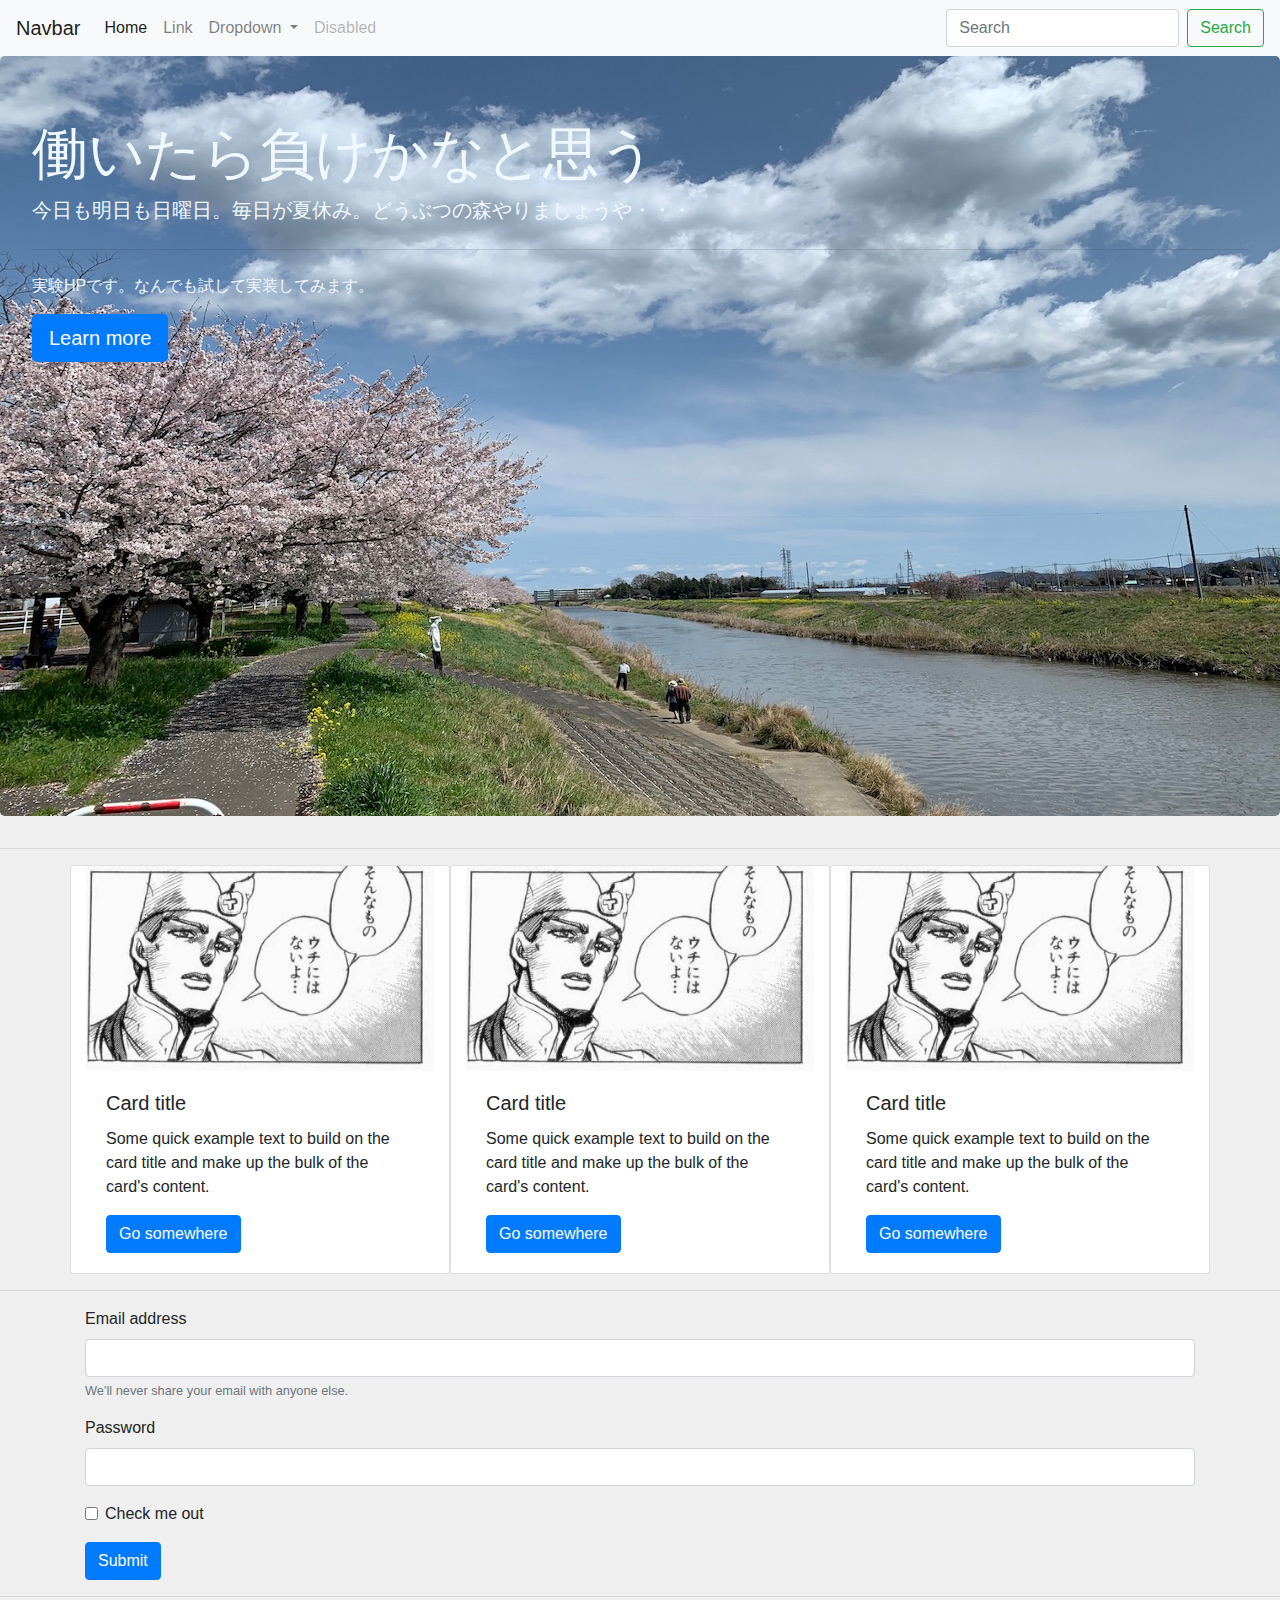
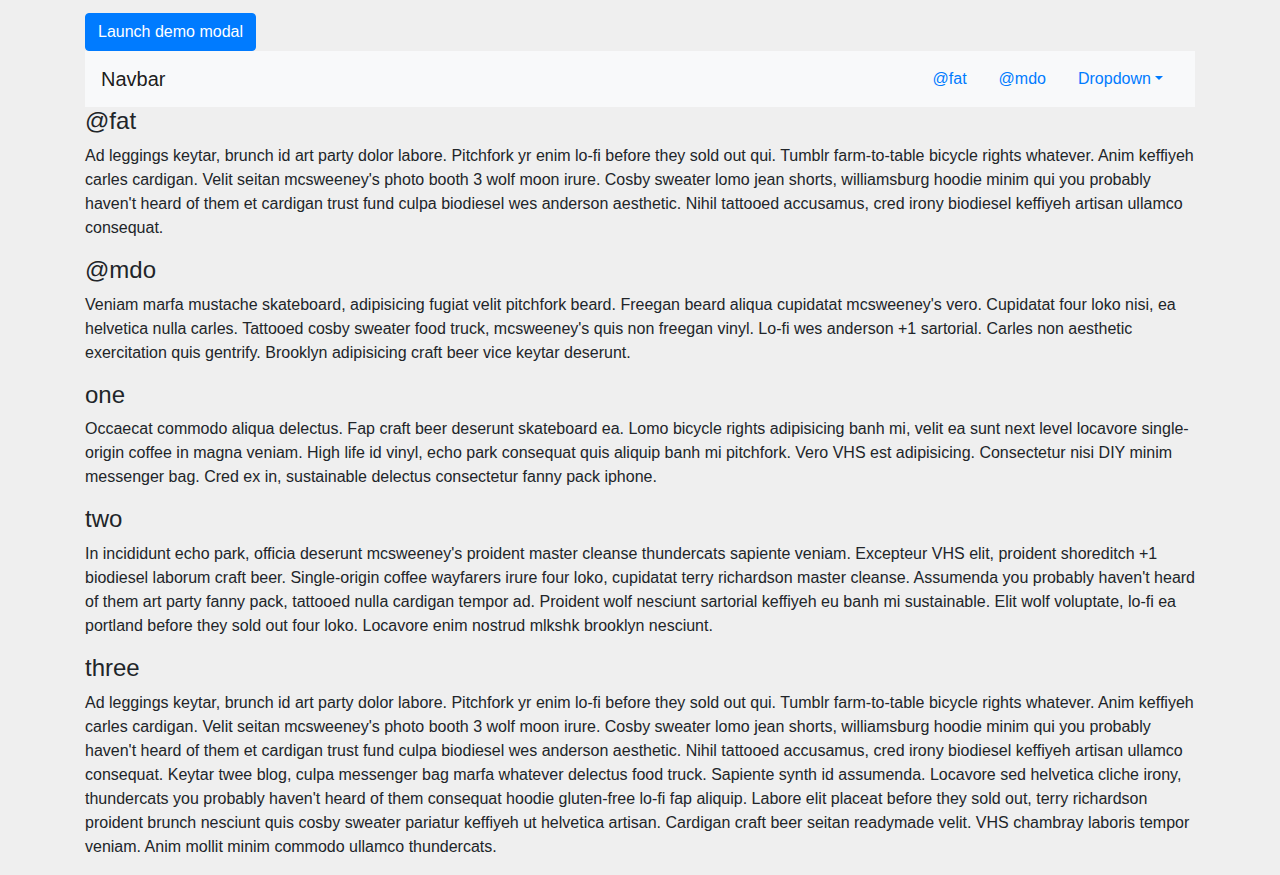
<file: html5/bootstrap.html>
<!doctype html>
<html lang="ja">

<head>
    <meta charset="utf-8">
    <meta name="viewport" content="width=device-width, initial-scale=1, shrink-to-fit=no">

    <link rel="stylesheet" href="https://stackpath.bootstrapcdn.com/bootstrap/4.4.1/css/bootstrap.min.css"
        integrity="sha384-Vkoo8x4CGsO3+Hhxv8T/Q5PaXtkKtu6ug5TOeNV6gBiFeWPGFN9MuhOf23Q9Ifjh" crossorigin="anonymous">
    <link rel="stylesheet" type="text/css" href="css/bs_style.css" />

    <title>Bootstrap Test</title>
</head>

<body>
    <!-- navbar -->
    <nav class="navbar navbar-expand-lg navbar-light bg-light">
        <a class="navbar-brand" href="#">Navbar</a>
        <button class="navbar-toggler" type="button" data-toggle="collapse" data-target="#navbarSupportedContent"
            aria-controls="navbarSupportedContent" aria-expanded="false" aria-label="Toggle navigation">
            <span class="navbar-toggler-icon"></span>
        </button>

        <div class="collapse navbar-collapse" id="navbarSupportedContent">
            <ul class="navbar-nav mr-auto">
                <li class="nav-item active">
                    <a class="nav-link" href="#">Home <span class="sr-only">(current)</span></a>
                </li>
                <li class="nav-item">
                    <a class="nav-link" href="#">Link</a>
                </li>
                <li class="nav-item dropdown">
                    <a class="nav-link dropdown-toggle" href="#" id="navbarDropdown" role="button"
                        data-toggle="dropdown" aria-haspopup="true" aria-expanded="false">
                        Dropdown
                    </a>
                    <div class="dropdown-menu" aria-labelledby="navbarDropdown">
                        <a class="dropdown-item" href="#">Action</a>
                        <a class="dropdown-item" href="#">Another action</a>
                        <div class="dropdown-divider"></div>
                        <a class="dropdown-item" href="#">Something else here</a>
                    </div>
                </li>
                <li class="nav-item">
                    <a class="nav-link disabled" href="#" tabindex="-1" aria-disabled="true">Disabled</a>
                </li>
            </ul>
            <form class="form-inline my-2 my-lg-0">
                <input class="form-control mr-sm-2" type="search" placeholder="Search" aria-label="Search">
                <button class="btn btn-outline-success my-2 my-sm-0" type="submit">Search</button>
            </form>
        </div>
    </nav>
    <!-- nabvar End -->

    <!-- jumbotron -->
    <div class="jumbotron">
        <h1 class="display-4">働いたら負けかなと思う</h1>
        <p class="lead">今日も明日も日曜日。毎日が夏休み。どうぶつの森やりましょうや・・・</p>
        <hr class="my-4">
        <p>実験HPです。なんでも試して実装してみます。</p>
        <a class="btn btn-primary btn-lg" href="#" role="button">Learn more</a>
    </div>
    <!-- jumbotron End -->
    <hr>
    <!-- card -->
    <div class="container">
        <div class="row">
            <div class="card col-sm">
                <img src="img/tonio.jpeg" class="card-img-top" alt="...">
                <div class="card-body">
                    <h5 class="card-title">Card title</h5>
                    <p class="card-text">Some quick example text to build on the card title and make up the bulk of the
                        card's
                        content.</p>
                    <a href="#" class="btn btn-primary">Go somewhere</a>
                </div>
            </div>
            <div class="card col-sm">
                <img src="img/tonio.jpeg" class="card-img-top" alt="...">
                <div class="card-body">
                    <h5 class="card-title">Card title</h5>
                    <p class="card-text">Some quick example text to build on the card title and make up the bulk of the
                        card's
                        content.</p>
                    <a href="#" class="btn btn-primary">Go somewhere</a>
                </div>
            </div>
            <div class="card col-sm">
                <img src="img/tonio.jpeg" class="card-img-top" alt="...">
                <div class="card-body">
                    <h5 class="card-title">Card title</h5>
                    <p class="card-text">Some quick example text to build on the card title and make up the bulk of the
                        card's
                        content.</p>
                    <a href="#" class="btn btn-primary">Go somewhere</a>
                </div>
            </div>
        </div>
    </div>
    <!-- card End -->
    <hr>
    <!-- form -->
    <div class="container">
        <form>
            <div class="form-group">
                <label for="exampleInputEmail1">Email address</label>
                <input type="email" class="form-control" id="exampleInputEmail1" aria-describedby="emailHelp">
                <small id="emailHelp" class="form-text text-muted">We'll never share your email with anyone
                    else.</small>
            </div>
            <div class="form-group">
                <label for="exampleInputPassword1">Password</label>
                <input type="password" class="form-control" id="exampleInputPassword1">
            </div>
            <div class="form-group form-check">
                <input type="checkbox" class="form-check-input" id="exampleCheck1">
                <label class="form-check-label" for="exampleCheck1">Check me out</label>
            </div>
            <button type="submit" class="btn btn-primary">Submit</button>
        </form>
    </div>
    <!-- form End -->
    <hr>
    <div class="container">
        <!-- Button trigger modal -->
        <button type="button" class="btn btn-primary" data-toggle="modal" data-target="#exampleModal">
            Launch demo modal
        </button>

        <!-- Modal -->
        <div class="modal fade" id="exampleModal" tabindex="-1" role="dialog" aria-labelledby="exampleModalLabel"
            aria-hidden="true">
            <div class="modal-dialog" role="document">
                <div class="modal-content">
                    <div class="modal-header">
                        <h5 class="modal-title" id="exampleModalLabel">ハロワいくかい？</h5>
                        <button type="button" class="close" data-dismiss="modal" aria-label="Close">
                            <span aria-hidden="true">&times;</span>
                        </button>
                    </div>
                    <div class="modal-body">
                        働いたら負け？
                    </div>
                    <div class="modal-footer">
                        <button type="button" class="btn btn-secondary" data-dismiss="modal">Close</button>
                        <button type="button" class="btn btn-primary">Save changes</button>
                    </div>
                </div>
            </div>
        </div>
    </div>
    <!-- Modal End -->

    <!-- scroll spy -->
    <div class="container">
        <nav id="navbar-example2" class="navbar navbar-light bg-light">
            <a class="navbar-brand" href="#">Navbar</a>
            <ul class="nav nav-pills">
                <li class="nav-item">
                    <a class="nav-link" href="#fat">@fat</a>
                </li>
                <li class="nav-item">
                    <a class="nav-link" href="#mdo">@mdo</a>
                </li>
                <li class="nav-item dropdown">
                    <a class="nav-link dropdown-toggle" data-toggle="dropdown" href="#" role="button"
                        aria-haspopup="true" aria-expanded="false">Dropdown</a>
                    <div class="dropdown-menu">
                        <a class="dropdown-item" href="#one">one</a>
                        <a class="dropdown-item" href="#two">two</a>
                        <div role="separator" class="dropdown-divider"></div>
                        <a class="dropdown-item" href="#three">three</a>
                    </div>
                </li>
            </ul>
        </nav>

        <div data-spy="scroll" data-target="#navbar-example2" data-offset="0">
            <h4 id="fat">@fat</h4>
            <p>Ad leggings keytar, brunch id art party dolor labore. Pitchfork yr enim lo-fi before they sold out qui.
                Tumblr
                farm-to-table bicycle rights whatever. Anim keffiyeh carles cardigan. Velit seitan mcsweeney's photo
                booth 3 wolf moon
                irure. Cosby sweater lomo jean shorts, williamsburg hoodie minim qui you probably haven't heard of them
                et cardigan
                trust fund culpa biodiesel wes anderson aesthetic. Nihil tattooed accusamus, cred irony biodiesel
                keffiyeh artisan
                ullamco consequat.</p>
            <h4 id="mdo">@mdo</h4>
            <p>Veniam marfa mustache skateboard, adipisicing fugiat velit pitchfork beard. Freegan beard aliqua
                cupidatat mcsweeney's
                vero. Cupidatat four loko nisi, ea helvetica nulla carles. Tattooed cosby sweater food truck,
                mcsweeney's quis non
                freegan vinyl. Lo-fi wes anderson +1 sartorial. Carles non aesthetic exercitation quis gentrify.
                Brooklyn adipisicing
                craft beer vice keytar deserunt.</p>
            <h4 id="one">one</h4>
            <p>Occaecat commodo aliqua delectus. Fap craft beer deserunt skateboard ea. Lomo bicycle rights adipisicing
                banh mi, velit
                ea sunt next level locavore single-origin coffee in magna veniam. High life id vinyl, echo park
                consequat quis aliquip
                banh mi pitchfork. Vero VHS est adipisicing. Consectetur nisi DIY minim messenger bag. Cred ex in,
                sustainable delectus
                consectetur fanny pack iphone.</p>
            <h4 id="two">two</h4>
            <p>In incididunt echo park, officia deserunt mcsweeney's proident master cleanse thundercats sapiente veniam. Excepteur VHS
            elit, proident shoreditch +1 biodiesel laborum craft beer. Single-origin coffee wayfarers irure four loko, cupidatat
            terry richardson master cleanse. Assumenda you probably haven't heard of them art party fanny pack, tattooed nulla
            cardigan tempor ad. Proident wolf nesciunt sartorial keffiyeh eu banh mi sustainable. Elit wolf voluptate, lo-fi ea
            portland before they sold out four loko. Locavore enim nostrud mlkshk brooklyn nesciunt.</p>
            <h4 id="three">three</h4>
            <p>Ad leggings keytar, brunch id art party dolor labore. Pitchfork yr enim lo-fi before they sold out qui. Tumblr
            farm-to-table bicycle rights whatever. Anim keffiyeh carles cardigan. Velit seitan mcsweeney's photo booth 3 wolf moon
            irure. Cosby sweater lomo jean shorts, williamsburg hoodie minim qui you probably haven't heard of them et cardigan
            trust fund culpa biodiesel wes anderson aesthetic. Nihil tattooed accusamus, cred irony biodiesel keffiyeh artisan
            ullamco consequat.
            
            Keytar twee blog, culpa messenger bag marfa whatever delectus food truck. Sapiente synth id assumenda. Locavore sed
            helvetica cliche irony, thundercats you probably haven't heard of them consequat hoodie gluten-free lo-fi fap aliquip.
            Labore elit placeat before they sold out, terry richardson proident brunch nesciunt quis cosby sweater pariatur keffiyeh
            ut helvetica artisan. Cardigan craft beer seitan readymade velit. VHS chambray laboris tempor veniam. Anim mollit minim
            commodo ullamco thundercats.</p>
        </div>
    </div>
    <!-- scroll spy End -->

    <script src="https://code.jquery.com/jquery-3.4.1.slim.min.js"
        integrity="sha384-J6qa4849blE2+poT4WnyKhv5vZF5SrPo0iEjwBvKU7imGFAV0wwj1yYfoRSJoZ+n"
        crossorigin="anonymous"></script>
    <script src="https://cdn.jsdelivr.net/npm/popper.js@1.16.0/dist/umd/popper.min.js"
        integrity="sha384-Q6E9RHvbIyZFJoft+2mJbHaEWldlvI9IOYy5n3zV9zzTtmI3UksdQRVvoxMfooAo"
        crossorigin="anonymous"></script>
    <script src="https://stackpath.bootstrapcdn.com/bootstrap/4.4.1/js/bootstrap.min.js"
        integrity="sha384-wfSDF2E50Y2D1uUdj0O3uMBJnjuUD4Ih7YwaYd1iqfktj0Uod8GCExl3Og8ifwB6"
        crossorigin="anonymous"></script>
</body>

</html>
</file>
<file: html5/css/bs_style.css>
body {
    background-color: #efefef;
}

.jumbotron {
    height: 760px;
    background-image: url('../img/spring01.jpeg');
    background-size: cover;
    color: aliceblue;
}

.card {
    width: 18rem;
}
</file>
